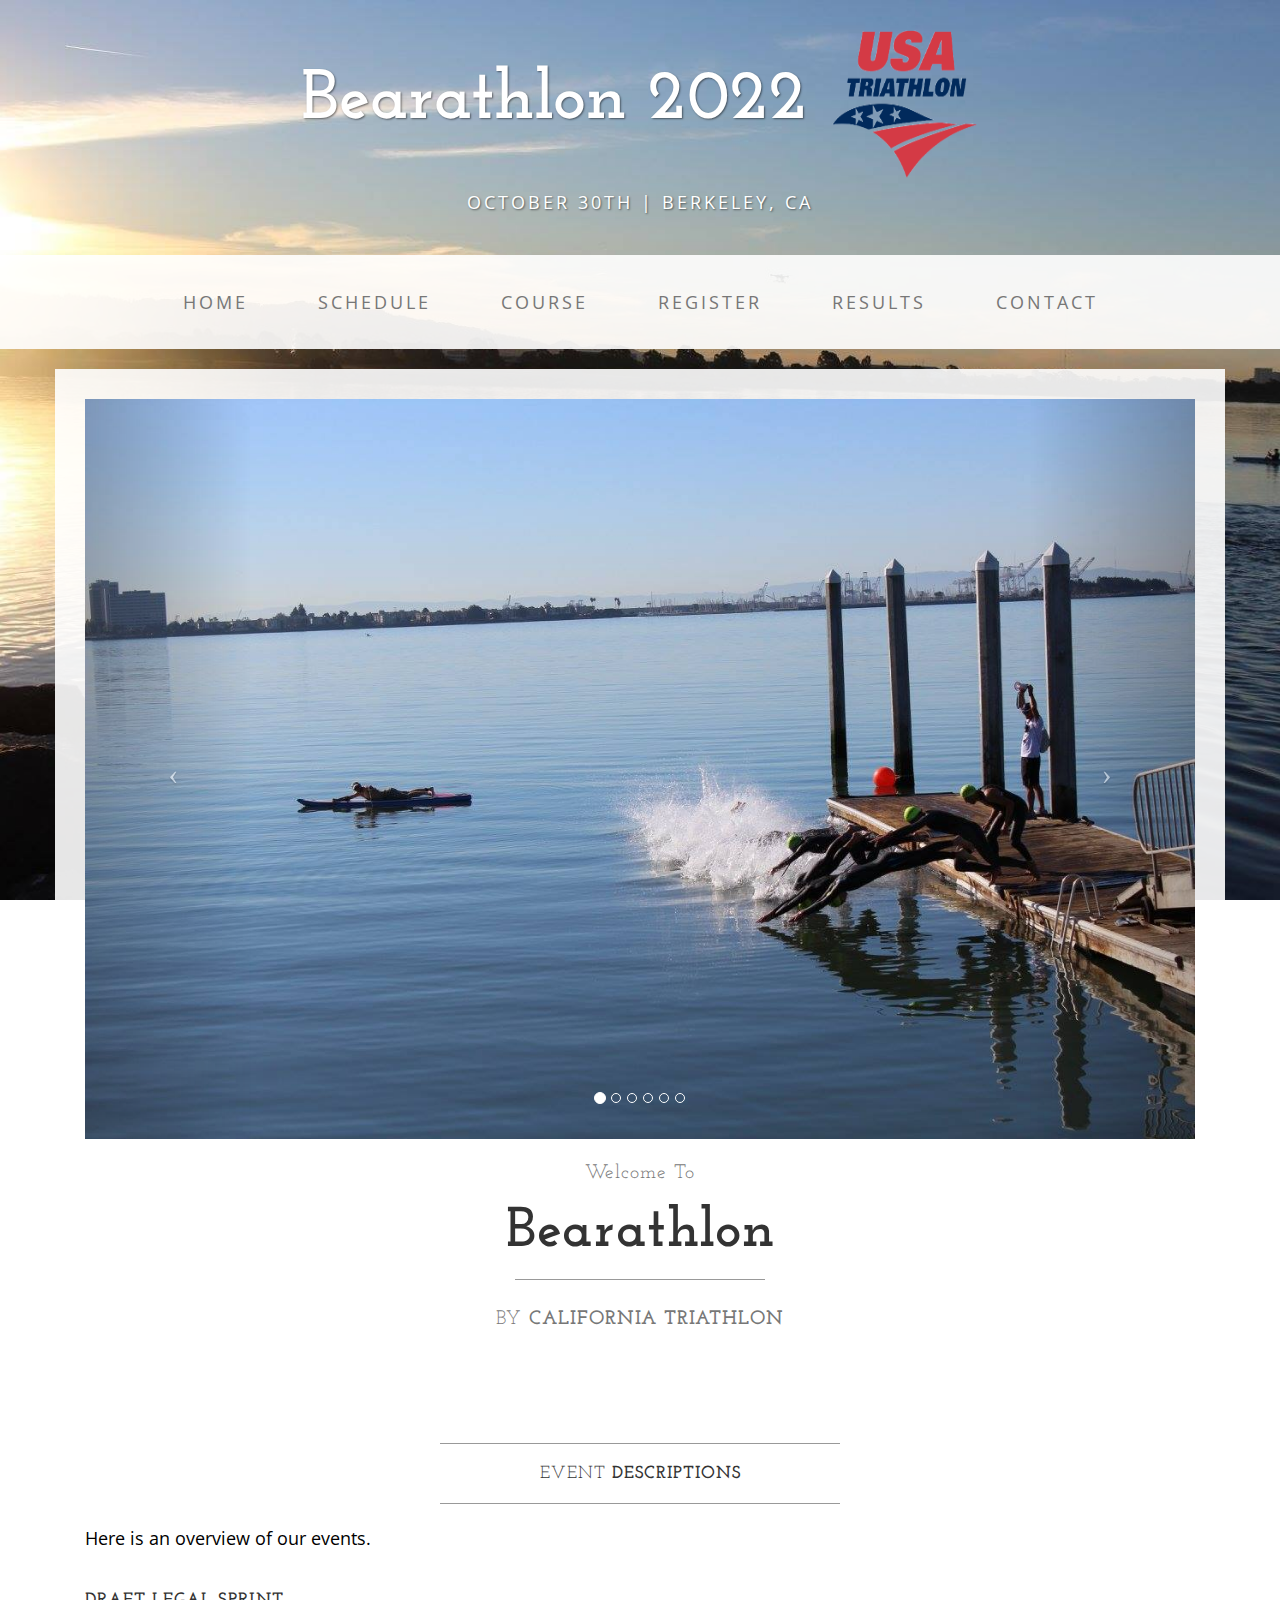
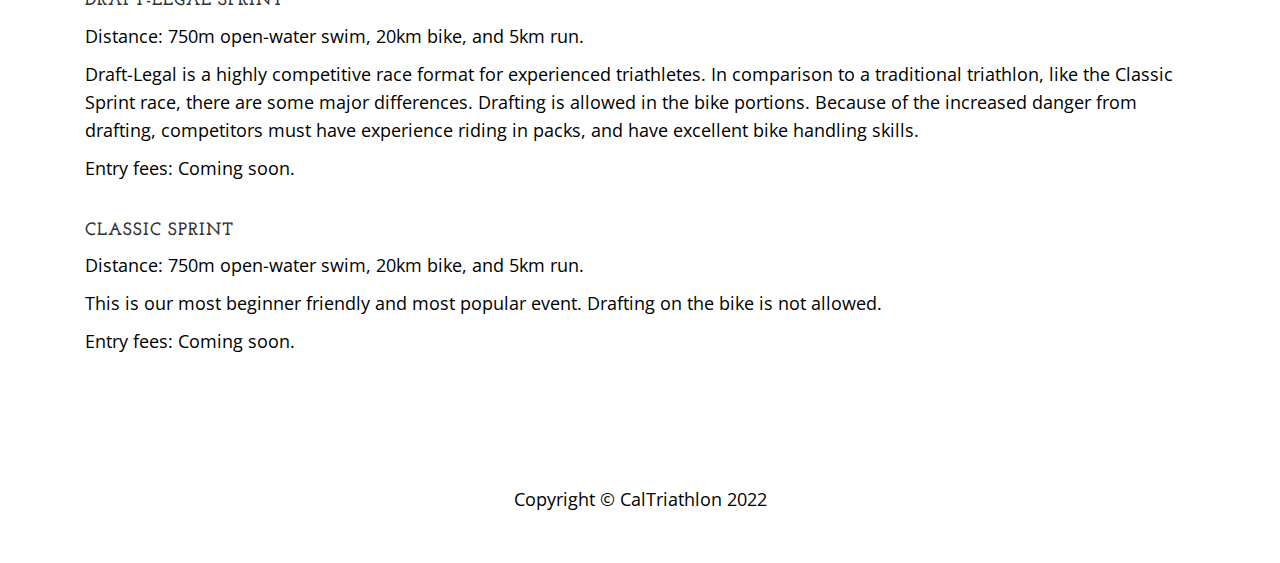
<file: index.html>
<!DOCTYPE html>
<html lang="en">

<head>

    <meta charset="utf-8">
    <meta http-equiv="X-UA-Compatible" content="IE=edge">
    <meta name="viewport" content="width=device-width, initial-scale=1">
    <meta name="description" content="">
    <meta name="author" content="">
    <meta property="og:image" content="img/favicon.png">

    <title>Bearathlon 2022 - Home</title>

    <!-- Bootstrap Core CSS -->
    <link href="css/bootstrap.min.css" rel="stylesheet">

    <!-- Custom CSS -->
    <link href="css/business-casual.css" rel="stylesheet">

    <!-- Fonts -->
    <link href="https://fonts.googleapis.com/css?family=Open+Sans:300italic,400italic,600italic,700italic,800italic,400,300,600,700,800" rel="stylesheet" type="text/css">
    <link href="https://fonts.googleapis.com/css?family=Josefin+Slab:100,300,400,600,700,100italic,300italic,400italic,600italic,700italic" rel="stylesheet" type="text/css">

    <!-- HTML5 Shim and Respond.js IE8 support of HTML5 elements and media queries -->
    <!-- WARNING: Respond.js doesn't work if you view the page via file:// -->
    <!--[if lt IE 9]>
        <script src="https://oss.maxcdn.com/libs/html5shiv/3.7.0/html5shiv.js"></script>
        <script src="https://oss.maxcdn.com/libs/respond.js/1.4.2/respond.min.js"></script>
    <![endif]-->

</head>

<body>

	<div class="brand">Bearathlon 2022
		<img src="img/usat.png" width="150" height="150" alt="">
	</div>
	<div class="address-bar">October 30th | Berkeley, CA</div>

    <!-- Navigation -->
    <nav class="navbar navbar-default" role="navigation">
        <div class="container">
            <!-- Brand and toggle get grouped for better mobile display -->
            <div class="navbar-header">
                <button type="button" class="navbar-toggle" data-toggle="collapse" data-target="#bs-example-navbar-collapse-1">
                    <span class="sr-only">Toggle navigation</span>
                    <span class="icon-bar"></span>
                    <span class="icon-bar"></span>
                    <span class="icon-bar"></span>
                </button>
                <!-- navbar-brand is hidden on larger screens, but visible when the menu is collapsed -->
                <a class="navbar-brand" href="index.html">Business Casual</a>
            </div>
            <!-- Collect the nav links, forms, and other content for toggling -->
            <div class="collapse navbar-collapse" id="bs-example-navbar-collapse-1">
                <ul class="nav navbar-nav">
                    <li>
                        <a href="index.html">Home</a>
                    </li>
										<li>
												<a href="schedule.html">Schedule</a>
										</li>
                    <li>
                        <a href="course.html">Course</a>
                    </li>
                    <li>
                        <a href="register.html">Register</a>
                    </li>
                    <li>
                        <a href="results.html">Results</a>
                    </li>
                    <li>
                        <a href="contact.html">Contact</a>
                    </li>
                </ul>
            </div>
            <!-- /.navbar-collapse -->
        </div>
        <!-- /.container -->
    </nav>

    <div class="container">

        <div class="row">
            <div class="box">
                <div class="col-lg-12 text-center">
                    <div id="carousel-example-generic" class="carousel slide">
                        <!-- Indicators -->
                        <ol class="carousel-indicators hidden-xs">
                            <li data-target="#carousel-example-generic" data-slide-to="0" class="active"></li>
                            <li data-target="#carousel-example-generic" data-slide-to="1"></li>
                            <li data-target="#carousel-example-generic" data-slide-to="2"></li>
                            <li data-target="#carousel-example-generic" data-slide-to="3"></li>
                            <li data-target="#carousel-example-generic" data-slide-to="4"></li>
                            <li data-target="#carousel-example-generic" data-slide-to="5"></li>


                        </ol>

                        <!-- Wrapper for slides -->
                        <div class="carousel-inner">
                            <div class="item active">
                                <img class="img-responsive img-full" src="img/swim_start.jpg" alt="">
                            </div>
                            <div class="item">
                                <img class="img-responsive img-full" src="img/runners.jpg" alt="">
                            </div>
                            <div class="item">
                                <img class="img-responsive img-full" src="img/slide-2.jpg" alt="">
                            </div>
                            <div class="item">
                                <img class="img-responsive img-full" src="img/swimmers.jpg" alt="">
                            </div>
                            <div class="item">
                                <img class="img-responsive img-full" src="img/runner_hannah.jpg" alt="">
                            </div>
                            <div class="item">
                                <img class="img-responsive img-full" src="img/bikers.png" alt="">
                            </div>
                        </div>

                        <!-- Controls -->
                        <a class="left carousel-control" href="#carousel-example-generic" data-slide="prev">
                            <span class="icon-prev"></span>
                        </a>
                        <a class="right carousel-control" href="#carousel-example-generic" data-slide="next">
                            <span class="icon-next"></span>
                        </a>
                    </div>
                    <h2 class="brand-before">
                        <small>Welcome to</small>
                    </h2>
                    <h1 class="brand-name">Bearathlon</h1>
                    <hr class="tagline-divider">
                    <h2>
                        <small>By
                            <strong>California Triathlon</strong>
                        </small>
                    </h2>
                    <!-- <p>
                      Mark your calendars! Bearathlon is returning on October 20, 2019. Registration opens soon.
                    </p> -->
                </div>
            </div>
        </div>

        <div class="row">
    				<div class="box">
    						<div class="col-lg-12">
    								<hr>
    								<h2 class="intro-text text-center">Event
    										<strong>Descriptions</strong>
    								</h2>
                    <hr>
    								<p>
                      Here is an overview of our events.
                    </p>
                    <br>
                    <h4>Draft-Legal Sprint</h4>
                    <p>Distance: 750m open-water swim, 20km bike, and 5km run.</p>
                    <p>
                      Draft-Legal is a highly competitive race format for experienced triathletes.
                      In comparison to a traditional triathlon, like the Classic Sprint race, there are some major differences.
                      Drafting is allowed in the bike portions.
                      Because of the increased danger from drafting, competitors must have experience riding in packs,
                      and have excellent bike handling skills.
                    </p>
                    <p>Entry fees: Coming soon.</p>
                    <br>
                    <h4>Classic Sprint</h4>
                    <p>Distance: 750m open-water swim, 20km bike, and 5km run.</p>
                    <p>
                      This is our most beginner friendly and most popular event.
                      Drafting on the bike is not allowed.
                    </p>
                    <p>Entry fees: Coming soon.</p>
                    <br>
                </div>
            </div>
        </div>
    </div>
    <!-- /.container -->

    <footer>
        <div class="container">
            <div class="row">
                <div class="col-lg-12 text-center">
                    <p>Copyright &copy; CalTriathlon 2022</p>
                </div>
            </div>
        </div>
    </footer>

    <!-- jQuery -->
    <script src="js/jquery.js"></script>

    <!-- Bootstrap Core JavaScript -->
    <script src="js/bootstrap.min.js"></script>

    <!-- Script to Activate the Carousel -->
    <script>
    $('.carousel').carousel({
        interval: 5000 //changes the speed
    })
    </script>

</body>

</html>
</file>
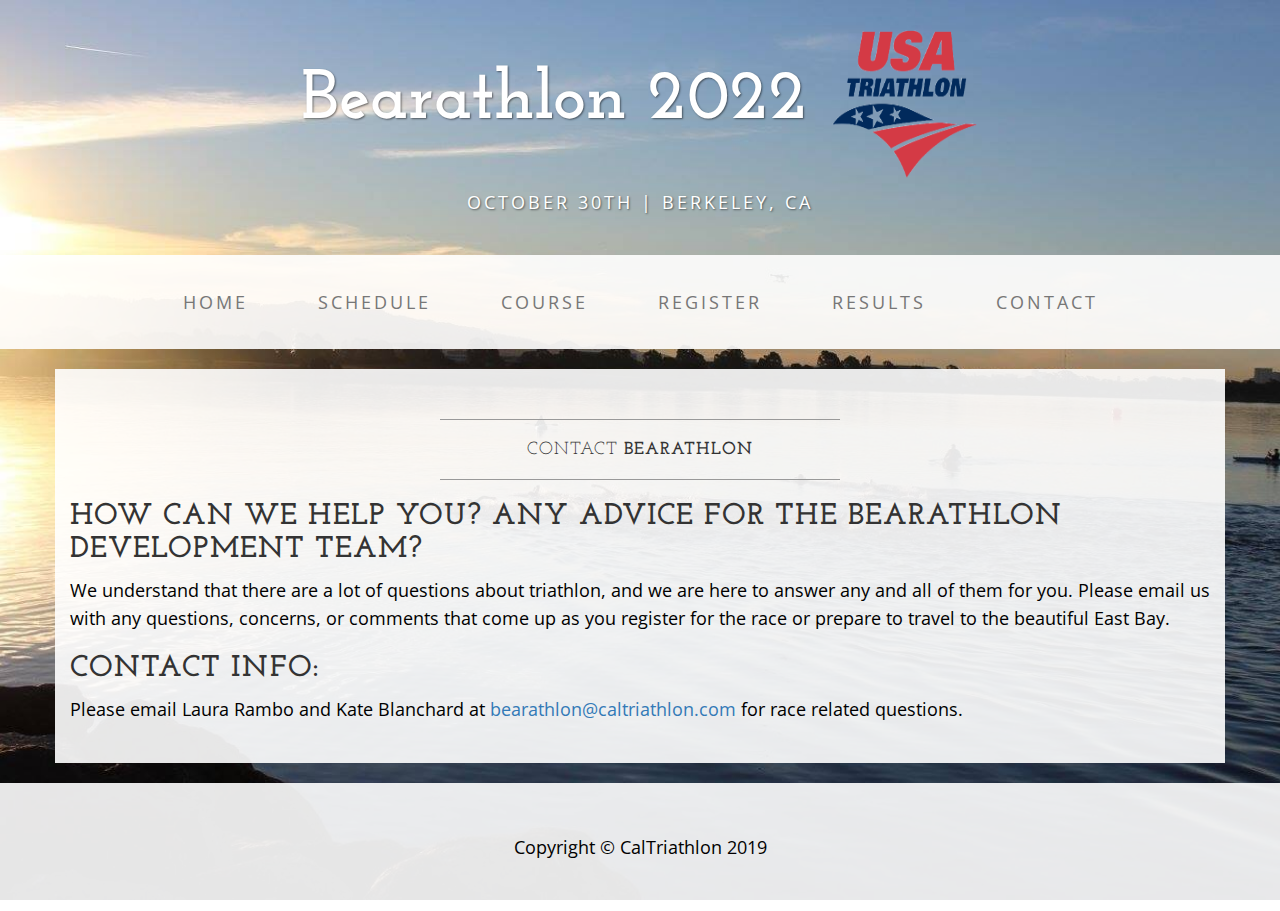
<file: contact.html>
<!DOCTYPE html>
<html lang="en">

<head>

    <meta charset="utf-8">
    <meta http-equiv="X-UA-Compatible" content="IE=edge">
    <meta name="viewport" content="width=device-width, initial-scale=1">
    <meta name="description" content="">
    <meta name="author" content="">
    <meta property="og:image" content="img/favicon.png">


    <title>Bearathlon 2022 - Contact</title>

    <!-- Bootstrap Core CSS -->
    <link href="css/bootstrap.min.css" rel="stylesheet">

    <!-- Custom CSS -->
    <link href="css/business-casual.css" rel="stylesheet">

    <!-- Fonts -->
    <link href="https://fonts.googleapis.com/css?family=Open+Sans:300italic,400italic,600italic,700italic,800italic,400,300,600,700,800" rel="stylesheet" type="text/css">
    <link href="https://fonts.googleapis.com/css?family=Josefin+Slab:100,300,400,600,700,100italic,300italic,400italic,600italic,700italic" rel="stylesheet" type="text/css">

    <!-- HTML5 Shim and Respond.js IE8 support of HTML5 elements and media queries -->
    <!-- WARNING: Respond.js doesn't work if you view the page via file:// -->
    <!--[if lt IE 9]>
    <script src="https://oss.maxcdn.com/libs/html5shiv/3.7.0/html5shiv.js"></script>
    <script src="https://oss.maxcdn.com/libs/respond.js/1.4.2/respond.min.js"></script>
    <![endif]-->

</head>

<body>

<div class="brand">Bearathlon 2022
  <img src="img/usat.png" width="150" height="150" alt="">
</div>
<div class="address-bar">October 30th | Berkeley, CA</div>

<!-- Navigation -->
<nav class="navbar navbar-default" role="navigation">
    <div class="container">
        <!-- Brand and toggle get grouped for better mobile display -->
        <div class="navbar-header">
            <button type="button" class="navbar-toggle" data-toggle="collapse" data-target="#bs-example-navbar-collapse-1">
                <span class="sr-only">Toggle navigation</span>
                <span class="icon-bar"></span>
                <span class="icon-bar"></span>
                <span class="icon-bar"></span>
            </button>
            <!-- navbar-brand is hidden on larger screens, but visible when the menu is collapsed -->
            <a class="navbar-brand" href="index.html">Business Casual</a>
        </div>
        <!-- Collect the nav links, forms, and other content for toggling -->
        <div class="collapse navbar-collapse" id="bs-example-navbar-collapse-1">
            <ul class="nav navbar-nav">
                <li>
                    <a href="index.html">Home</a>
                </li>
								<li>
										<a href="schedule.html">Schedule</a>
								</li>
                <li>
                    <a href="course.html">Course</a>
                </li>
                <li>
                    <a href="register.html">Register</a>
                </li>
                <li>
                    <a href="results.html">Results</a>
                </li>
                <li>
                    <a href="contact.html">Contact</a>
                </li>
            </ul>
        </div>
        <!-- /.navbar-collapse -->
    </div>
    <!-- /.container -->
</nav>

<div class="container">

    <!-- <div class="row">
        <div class="box">
            <div class="col-lg-12">
                <hr>
                <h2 class="intro-text text-center">Be a Bearathlon
                    <strong>Volunteer</strong>
                </h2>
                <hr>
            </div>
            <div class="col-md-12 text-center">
                <h1> Volunteer</h1>
                <iframe src="https://docs.google.com/forms/d/e/1FAIpQLSfPMbZzzee5iiai7nEDx5bZ-6tvM2YJ4UMcX6gyFX0lFDaaVg/viewform?embedded=truec=0&w=1" width="760" height="500" frameborder="0" marginheight="0" marginwidth="0">Loading...</iframe>
                <br>
            </div>
            <div class="clearfix"></div>
        </div>
    </div> -->

    <!--<div class="row">-->
        <!--<div class="box">-->
            <!--<div class="col-lg-12">-->
                <!--<hr>-->
                <!--<h2 class="intro-text text-center">Contact Race Directors-->
                    <!--<strong>Holly Barnhart and Korbi Thalhammer</strong>-->
                <!--</h2>-->
                <!--<hr>-->
            <!--</div>-->
            <!--<div class="col-md-4">-->
                <!--<p>Email:-->
                    <!--<strong><a href="mailto:bearathlon@caltriathlon.com">bearathlon@caltriathlon.com</a></strong>-->
                <!--</p>-->
                <!--<p>Address:-->
                    <!--<strong>2632 Warring Street-->
                        <!--<br>Berkeley, CA 94704</strong>-->
                <!--</p>-->
            <!--</div>-->
            <!--<div class="col-md-8">-->
                <!--&lt;!&ndash; Embedded Google Map using an iframe - to select your location find it on Google maps and paste the link as the iframe src. If you want to use the Google Maps API instead then have at it! &ndash;&gt;-->
                <!--&lt;!&ndash;<iframe width="100%" height="400" frameborder="0" scrolling="no" marginheight="0" marginwidth="0" src="http://maps.google.com/maps?hl=en&amp;ie=UTF8&amp;ll=37.0625,-95.677068&amp;spn=56.506174,79.013672&amp;t=m&amp;z=4&amp;output=embed"></iframe>&ndash;&gt;-->
                <!--<h1> Volunteer</h1>-->
                <!--<iframe src="https://docs.google.com/forms/d/1J4ys7n9kvabqtFiE0KZzO9b2562i1Zzq256WrAKhLyY/viewform?embedded=true" width="760" height="500" frameborder="0" marginheight="0" marginwidth="0">Loading...</iframe>-->
                <!--<br>-->
            <!--</div>-->

            <!--<div class="clearfix"></div>-->
        <!--</div>-->
    <!--</div>-->


    <div class="row">
        <div class="box">
            <div class="col-lg-12">
                <hr>
                <h2 class="intro-text text-center">Contact
                    <strong>Bearathlon</strong>
                </h2>
                <hr>
            </div>
            <h2> How can we help you? Any advice for the bearathlon development team?</h2>
            <p> We understand that there are a lot of questions about triathlon, and we are here to answer any and all of them for you.  Please email us with any questions, concerns, or comments that come up as you register for the race or prepare to travel to the beautiful East Bay.</p>
            <h2>Contact Info:</h2>
            <p> Please email Laura Rambo and Kate Blanchard at <a href="mailto:bearathlon@caltriathlon.com" target="_top">bearathlon@caltriathlon.com</a> for race related questions.</p>


            <div class="clearfix"></div>
        </div>
    </div>

    <!--<div class="row">-->
        <!--<div class="box">-->
            <!--<div class="col-lg-12">-->
                <!--<hr>-->
                <!--<h2 class="intro-text text-center">Contact-->
                    <!--<strong>form</strong>-->
                <!--</h2>-->
                <!--<hr>-->
                <!--<p>Lorem ipsum dolor sit amet, consectetur adipisicing elit. Fugiat, vitae, distinctio, possimus repudiandae cupiditate ipsum excepturi dicta neque eaque voluptates tempora veniam esse earum sapiente optio deleniti consequuntur eos voluptatem.</p>-->
                <!--<form role="form">-->
                    <!--<div class="row">-->
                        <!--<div class="form-group col-lg-4">-->
                            <!--<label>Name</label>-->
                            <!--<input type="text" class="form-control">-->
                        <!--</div>-->
                        <!--<div class="form-group col-lg-4">-->
                            <!--<label>Email Address</label>-->
                            <!--<input type="email" class="form-control">-->
                        <!--</div>-->
                        <!--<div class="form-group col-lg-4">-->
                            <!--<label>Phone Number</label>-->
                            <!--<input type="tel" class="form-control">-->
                        <!--</div>-->
                        <!--<div class="clearfix"></div>-->
                        <!--<div class="form-group col-lg-12">-->
                            <!--<label>Message</label>-->
                            <!--<textarea class="form-control" rows="6"></textarea>-->
                        <!--</div>-->
                        <!--<div class="form-group col-lg-12">-->
                            <!--<input type="hidden" name="save" value="contact">-->
                            <!--<button type="submit" class="btn btn-default">Submit</button>-->
                        <!--</div>-->
                    <!--</div>-->
                <!--</form>-->
            <!--</div>-->
        <!--</div>-->
    <!--</div>-->

</div>
<!-- /.container -->

<footer>
    <div class="container">
        <div class="row">
            <div class="col-lg-12 text-center">
                <p>Copyright &copy; CalTriathlon 2019</p>
            </div>
        </div>
    </div>
</footer>

<!-- jQuery -->
<script src="js/jquery.js"></script>

<!-- Bootstrap Core JavaScript -->
<script src="js/bootstrap.min.js"></script>

</body>

</html>
</file>
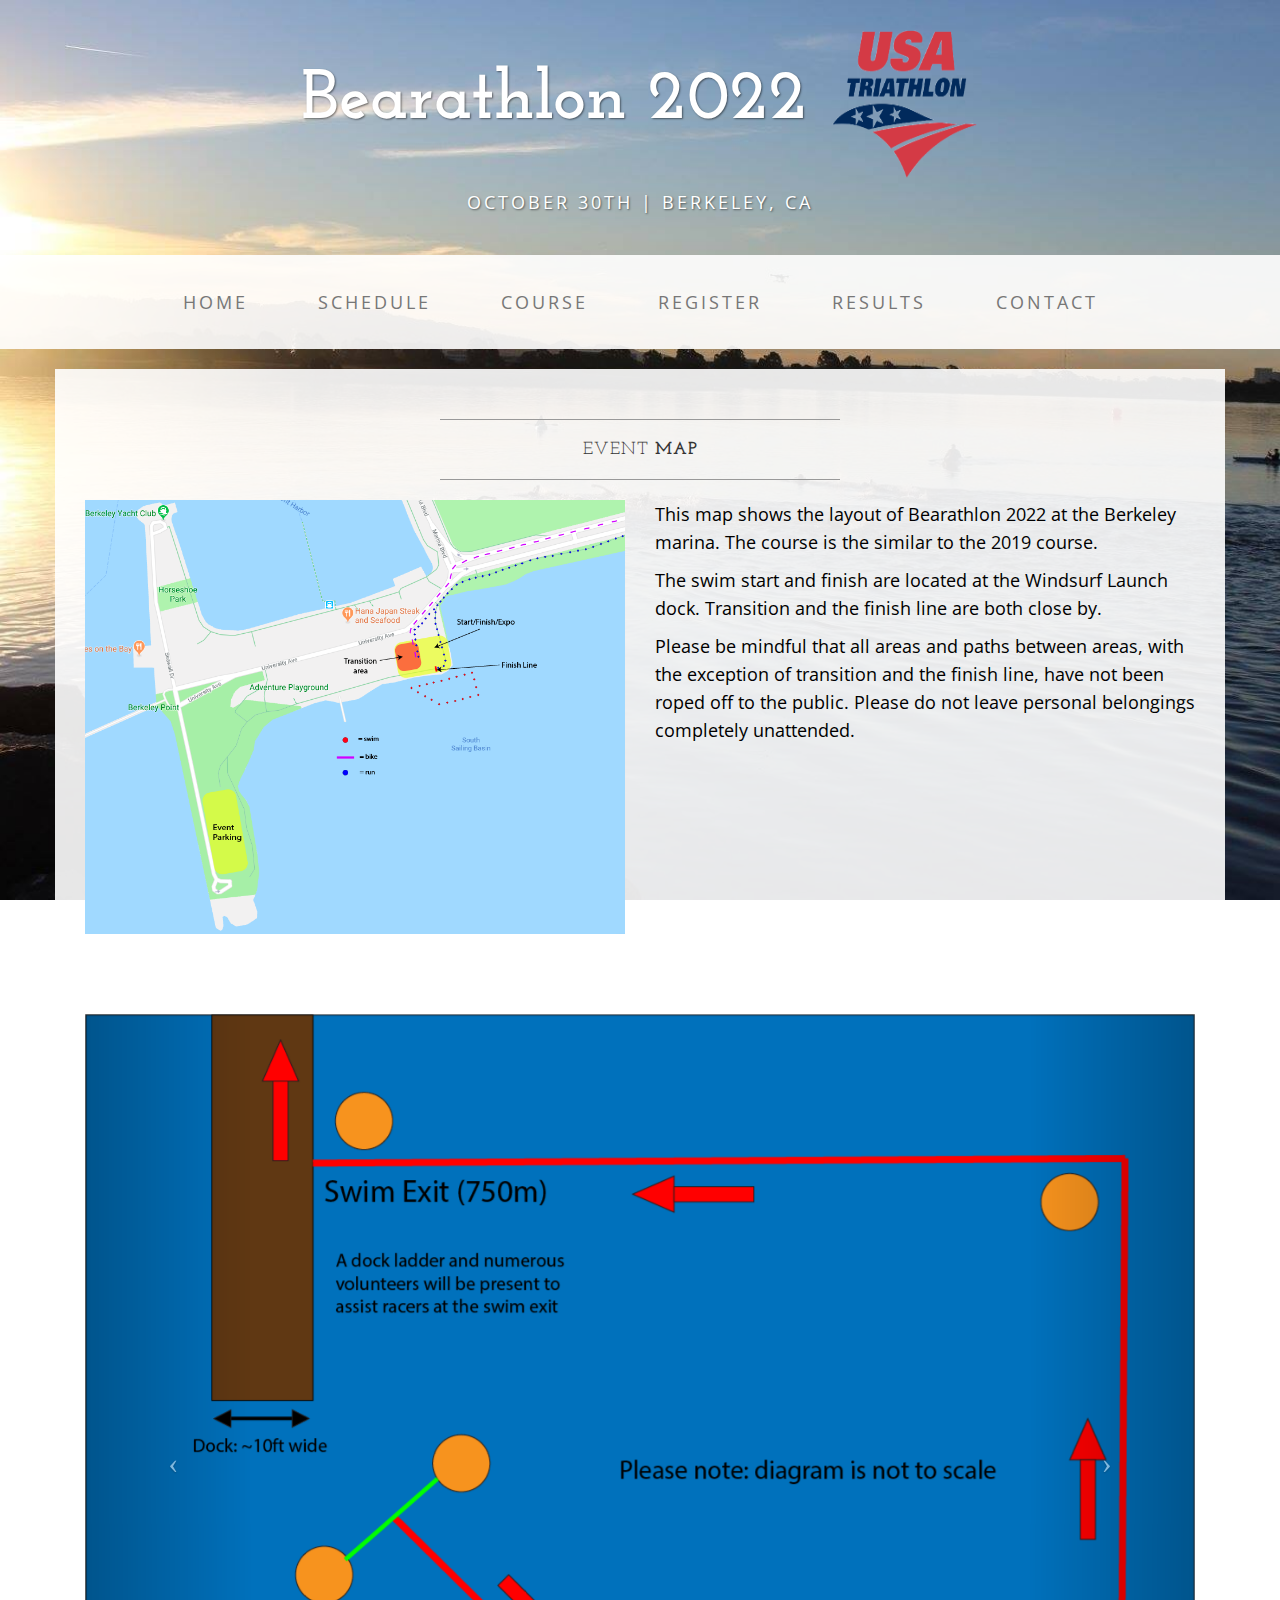
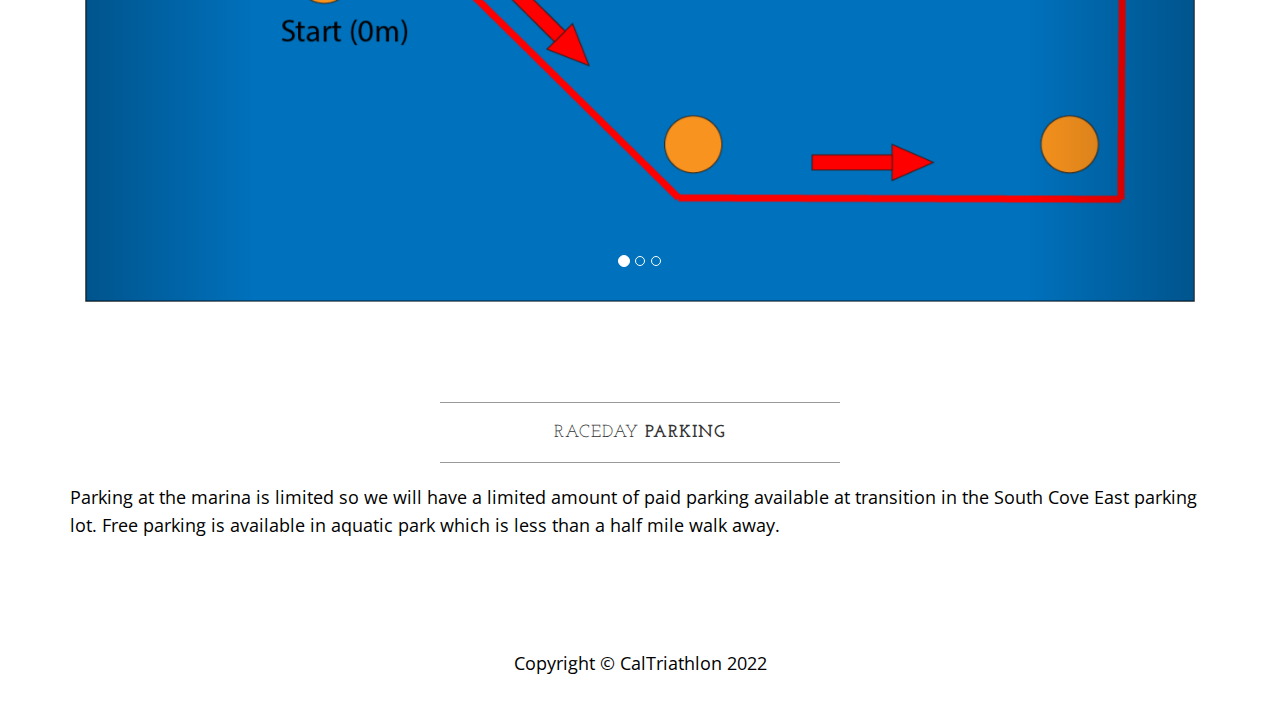
<file: course.html>
<!DOCTYPE html>
<html lang="en">

<head>

    <meta charset="utf-8">
    <meta http-equiv="X-UA-Compatible" content="IE=edge">
    <meta name="viewport" content="width=device-width, initial-scale=1">
    <meta name="description" content="">
    <meta name="author" content="">
    <meta property="og:image" content="img/favicon.png">


    <title>Bearathlon 2022 - Course</title>

    <!-- Bootstrap Core CSS -->
    <link href="css/bootstrap.min.css" rel="stylesheet">

    <!-- Custom CSS -->
    <link href="css/business-casual.css" rel="stylesheet">

    <!-- Fonts -->
    <link href="https://fonts.googleapis.com/css?family=Open+Sans:300italic,400italic,600italic,700italic,800italic,400,300,600,700,800" rel="stylesheet" type="text/css">
    <link href="https://fonts.googleapis.com/css?family=Josefin+Slab:100,300,400,600,700,100italic,300italic,400italic,600italic,700italic" rel="stylesheet" type="text/css">

    <!-- HTML5 Shim and Respond.js IE8 support of HTML5 elements and media queries -->
    <!-- WARNING: Respond.js doesn't work if you view the page via file:// -->
    <!--[if lt IE 9]>
    <script src="https://oss.maxcdn.com/libs/html5shiv/3.7.0/html5shiv.js"></script>
    <script src="https://oss.maxcdn.com/libs/respond.js/1.4.2/respond.min.js"></script>
    <![endif]-->

</head>

<body>

<div class="brand">Bearathlon 2022
  <img src="img/usat.png" width="150" height="150" alt="">
</div>
<div class="address-bar">October 30th | Berkeley, CA</div>

<!-- Navigation -->
<nav class="navbar navbar-default" role="navigation">
    <div class="container">
        <!-- Brand and toggle get grouped for better mobile display -->
        <div class="navbar-header">
            <button type="button" class="navbar-toggle" data-toggle="collapse" data-target="#bs-example-navbar-collapse-1">
                <span class="sr-only">Toggle navigation</span>
                <span class="icon-bar"></span>
                <span class="icon-bar"></span>
                <span class="icon-bar"></span>
            </button>
            <!-- navbar-brand is hidden on larger screens, but visible when the menu is collapsed -->
            <a class="navbar-brand" href="index.html">Business Casual</a>
        </div>
        <!-- Collect the nav links, forms, and other content for toggling -->
        <div class="collapse navbar-collapse" id="bs-example-navbar-collapse-1">
            <ul class="nav navbar-nav">
                <li>
                    <a href="index.html">Home</a>
                </li>
								<li>
										<a href="schedule.html">Schedule</a>
								</li>
                <li>
                    <a href="course.html">Course</a>
                </li>
                <li>
                    <a href="register.html">Register</a>
                </li>
                <li>
                    <a href="results.html">Results</a>
                </li>
                <li>
                    <a href="contact.html">Contact</a>
                </li>
            </ul>
        </div>
        <!-- /.navbar-collapse -->
    </div>
    <!-- /.container -->
</nav>

<div class="container">

    <div class="row">
        <div class="box">
            <div class="col-lg-12">
                <hr>
                <h2 class="intro-text text-center">Event
                    <strong>Map</strong>
                </h2>
                <hr>
            </div>
            <div class="col-md-6">
                <img class="img-responsive img-border-left" src="img/event_layout.png" alt="">
            </div>
            <div class="col-md-6">
                <p>This map shows the layout of Bearathlon 2022 at the Berkeley marina. The course is the similar to the 2019 course. </p>
                <p>The swim start and finish are located at the Windsurf Launch dock. Transition and the finish line are both close by. </p>
                <p>Please be mindful that all areas and paths between areas, with the exception of transition and the finish line, have not been roped off to the public. Please do not leave personal belongings completely unattended.</p>
            </div>
            <div class="clearfix"></div>
        </div>
    </div>

    <div class="row">
        <div class="box">
            <div class="col-lg-12 text-center">
                <div id="carousel-example-generic" class="carousel slide">
                    <!-- Indicators -->
                    <ol class="carousel-indicators hidden-xs">
                        <li data-target="#carousel-example-generic" data-slide-to="0" class="active"></li>
                        <li data-target="#carousel-example-generic" data-slide-to="1"></li>
                        <li data-target="#carousel-example-generic" data-slide-to="2"></li>
                    </ol>

                    <!-- Wrapper for slides -->
                    <div class="carousel-inner">
                        <div class="item active">
                            <img class="img-responsive img-full" src="img/swimRoute.png" alt="">
                        </div>
                        <div class="item">
                            <img class="img-responsive img-full" src="img/BikeCoursePlaceholder.PNG" alt="">
                        </div>
                        <div class="item">
                            <img class="img-responsive img-full" src="img/run.png" alt="">
                        </div>
                    </div>

                    <!-- Controls -->
                    <a class="left carousel-control" href="#carousel-example-generic" data-slide="prev">
                        <span class="icon-prev"></span>
                    </a>
                    <a class="right carousel-control" href="#carousel-example-generic" data-slide="next">
                        <span class="icon-next"></span>
                    </a>
                </div>
                <!--<h2 class="brand-before">-->
                    <!--<small>Welcome to</small>-->
                <!--</h2>-->
                <!--<h1 class="brand-name">Bearathlon</h1>-->
                <!--<hr class="tagline-divider">-->
                <!--<h2>-->
                    <!--<small>By-->
                        <!--<strong>California Triathlon</strong>-->
                    <!--</small>-->
                <!--</h2>-->
            </div>
            <!--<div class="col-lg-12">-->
                <!--<hr>-->
                <!--<h2 class="intro-text text-center">Course-->
                    <!--<strong>Overview</strong>-->
                <!--</h2>-->
                <!--<hr>-->
            <!--</div>-->
            <!--<div class="col-sm-4 text-center">-->
                <!--<img class="img-responsive" src="img/swim.jpg" alt="">-->
                <!--<h3>Swim</h3>-->
            <!--</div>-->
            <!--<div class="col-sm-4 text-center">-->
                <!--<img class="img-responsive" src="img/bike.jpg" alt="">-->
                <!--<h3>Bike</h3>-->
            <!--</div>-->
            <!--<div class="col-sm-4 text-center">-->
                <!--<img class="img-responsive" src="img/run.jpg" alt="">-->
                <!--<h3>Run</h3>-->
            <!--</div>-->
            <div class="clearfix"></div>
        </div>
    </div>

    <!--<div class="row">-->
        <!--<div class="box">-->
            <!--<div class="col-sm-6 text-center">-->
                <!--<img class="img-responsive" src="img/t1.jpg" alt="">-->
                <!--<h3>T1</h3>-->
            <!--</div>-->
            <!--<div class="col-sm-6 text-center">-->
                <!--<img class="img-responsive" src="img/t2.jpg" alt="">-->
                <!--<h3>T2</h3>-->
            <!--</div>-->
            <!--<div class="clearfix"></div>-->
        <!--</div>-->
    <!--</div>-->

		<div class="row">
				<div class="box">
						<div class="col-lg-12">
								<hr>
								<h2 class="intro-text text-center">Raceday
										<strong>Parking</strong>
								</h2>
								<hr>
						</div>
            <p>Parking at the marina is limited so we will have a limited amount of paid parking available at transition in the South Cove East parking lot. Free parking is available in aquatic park which is less than a half mile walk away.</p>
						<!-- <p> 
							<a href="https://www.google.com/maps/place/HS+Lordships+Restaurant/@37.8592949,-122.3180618,17z/data=!3m1!4b1!4m5!3m4!1s0x80857f1f36510f9d:0x4340c555077b01bf!8m2!3d37.8592949!4d-122.3158731">HS Lordships Parking Lot</a>
						</p> -->
				</div>
		</div>

</div>
<!-- /.container -->

<footer>
    <div class="container">
        <div class="row">
            <div class="col-lg-12 text-center">
                <p>Copyright &copy; CalTriathlon 2022</p>
            </div>
        </div>
    </div>
</footer>

<!-- jQuery -->
<script src="js/jquery.js"></script>

<!-- Bootstrap Core JavaScript -->
<script src="js/bootstrap.min.js"></script>

<!-- Script to Activate the Carousel -->
<script>
    $('.carousel').carousel({
        interval: 5000 //changes the speed
    })
</script>

</body>

</html>
</file>
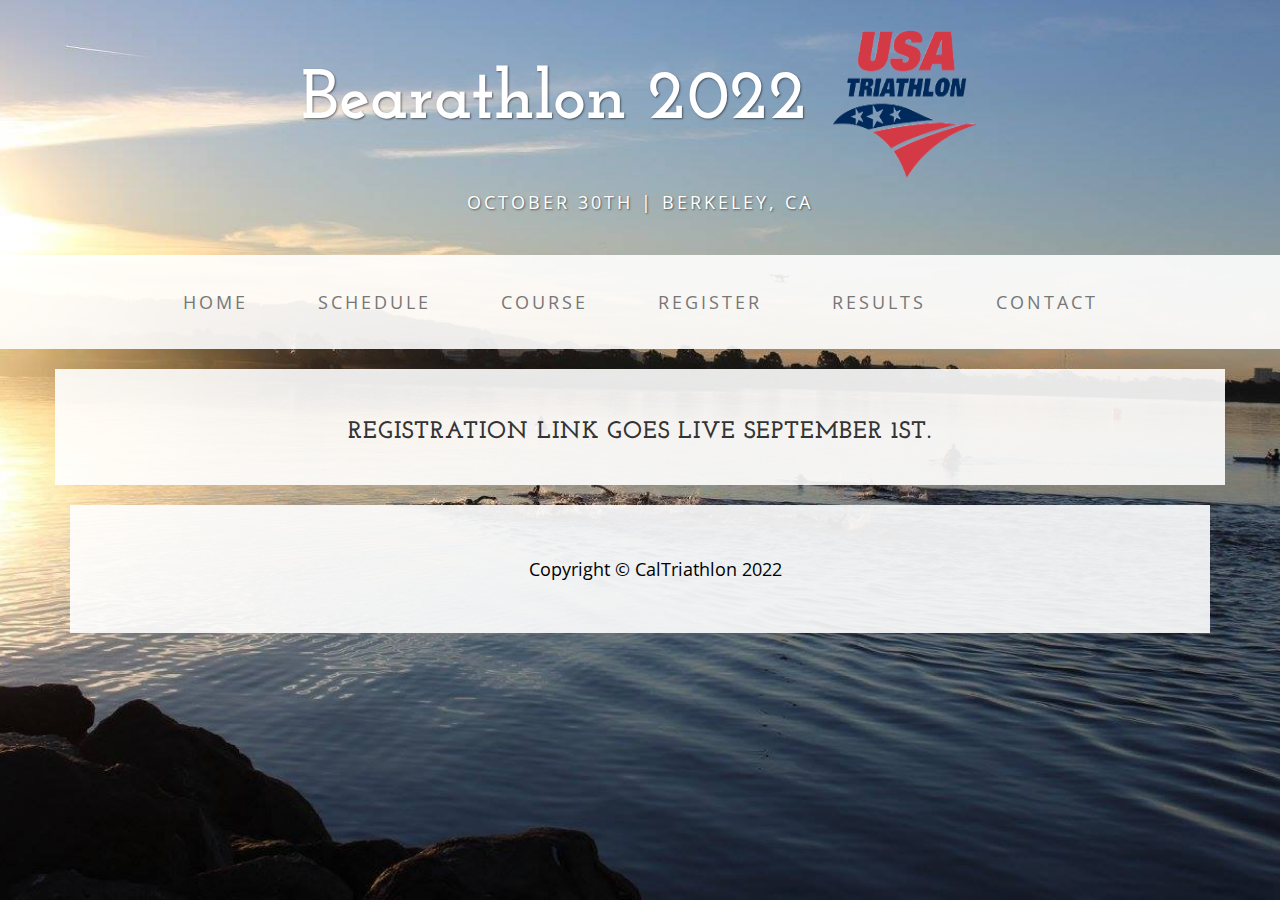
<file: register.html>
<!DOCTYPE html>
<html lang="en">

<head>

    <meta charset="utf-8">
    <meta http-equiv="X-UA-Compatible" content="IE=edge">
    <meta name="viewport" content="width=device-width, initial-scale=1">
    <meta name="description" content="">
    <meta name="author" content="">
    <meta property="og:image" content="img/favicon.png">


    <title>Bearathlon 2022 - Register</title>

    <!-- Bootstrap Core CSS -->
    <link href="css/bootstrap.min.css" rel="stylesheet">

    <!-- Custom CSS -->
    <link href="css/business-casual.css" rel="stylesheet">

    <!-- Fonts -->
    <link href="https://fonts.googleapis.com/css?family=Open+Sans:300italic,400italic,600italic,700italic,800italic,400,300,600,700,800" rel="stylesheet" type="text/css">
    <link href="https://fonts.googleapis.com/css?family=Josefin+Slab:100,300,400,600,700,100italic,300italic,400italic,600italic,700italic" rel="stylesheet" type="text/css">

    <!-- HTML5 Shim and Respond.js IE8 support of HTML5 elements and media queries -->
    <!-- WARNING: Respond.js doesn't work if you view the page via file:// -->
    <!--[if lt IE 9]>
    <script src="https://oss.maxcdn.com/libs/html5shiv/3.7.0/html5shiv.js"></script>
    <script src="https://oss.maxcdn.com/libs/respond.js/1.4.2/respond.min.js"></script>
    <![endif]-->

</head>

<body>

<div class="brand">Bearathlon 2022
  <img src="img/usat.png" width="150" height="150" alt="">
</div>
<div class="address-bar">October 30th | Berkeley, CA</div>

<!-- Navigation -->
<nav class="navbar navbar-default" role="navigation">
    <div class="container">
        <!-- Brand and toggle get grouped for better mobile display -->
        <div class="navbar-header">
            <button type="button" class="navbar-toggle" data-toggle="collapse" data-target="#bs-example-navbar-collapse-1">
                <span class="sr-only">Toggle navigation</span>
                <span class="icon-bar"></span>
                <span class="icon-bar"></span>
                <span class="icon-bar"></span>
            </button>
            <!-- navbar-brand is hidden on larger screens, but visible when the menu is collapsed -->
            <a class="navbar-brand" href="index.html">Business Casual</a>
        </div>
        <!-- Collect the nav links, forms, and other content for toggling -->
        <div class="collapse navbar-collapse" id="bs-example-navbar-collapse-1">
            <ul class="nav navbar-nav">
                <li>
                    <a href="index.html">Home</a>
                </li>
								<li>
										<a href="schedule.html">Schedule</a>
								</li>
                <li>
                    <a href="course.html">Course</a>
                </li>
                <li>
                    <a href="register.html">Register</a>
                </li>
                <li>
                    <a href="results.html">Results</a>
                </li>
                <li>
                    <a href="contact.html">Contact</a>
                </li>
            </ul>
        </div>
        <!-- /.navbar-collapse -->
    </div>
    <!-- /.container -->
</nav>

<div class="container">

    <div class="row">
        <div class="box">
            <h3 class="col-lg-12 text-center">Registration link goes live September 1st.</h3>
            <div class="clearfix"></div>
        </div>
    </div>
<!-- /.container -->

<footer>
    <div class="container">
        <div class="row">
            <div class="col-lg-12 text-center">
                <p>Copyright &copy; CalTriathlon 2022</p>
            </div>
        </div>
    </div>
</footer>

<!-- jQuery -->
<script src="js/jquery.js"></script>

<!-- Bootstrap Core JavaScript -->
<script src="js/bootstrap.min.js"></script>

</body>

</html>
</file>
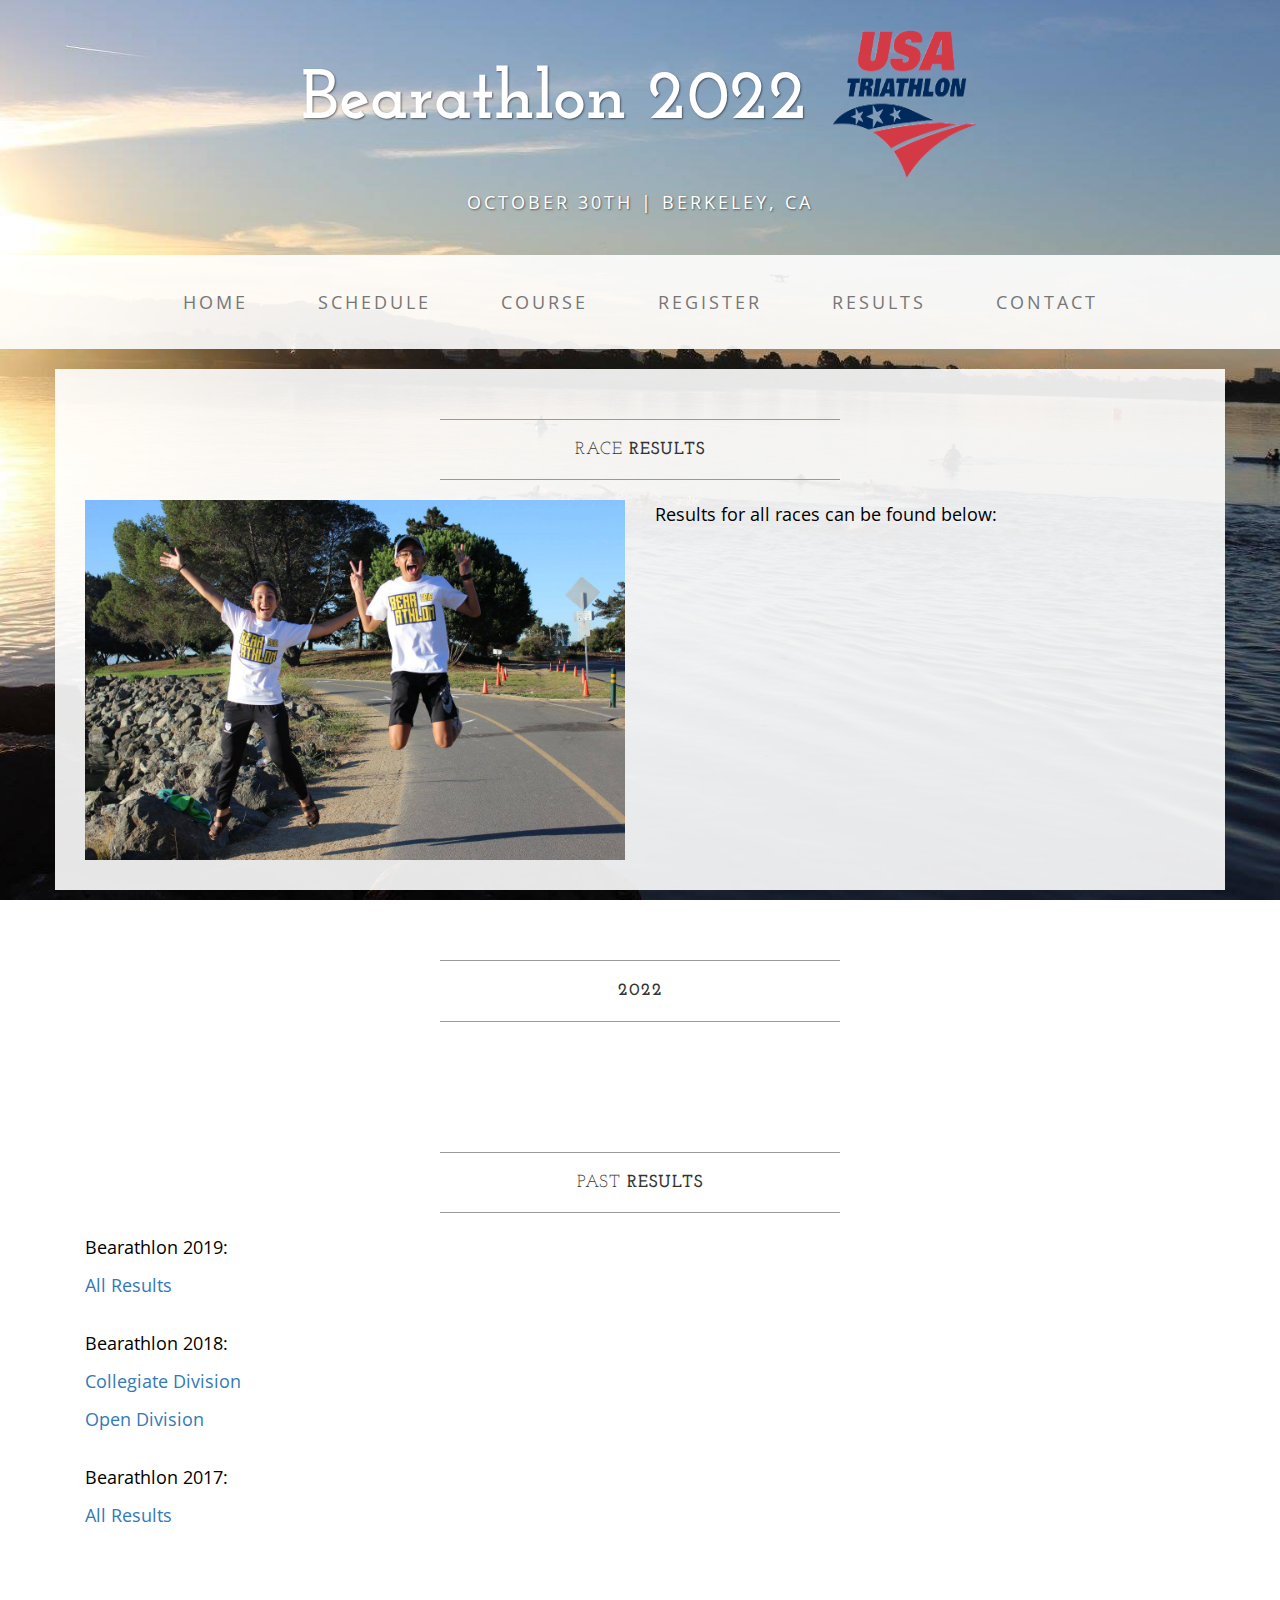
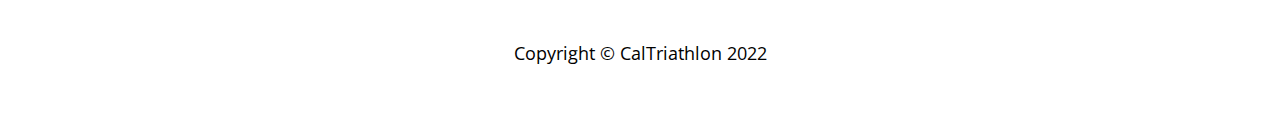
<file: results.html>
<!DOCTYPE html>
<html lang="en">

<head>

    <meta charset="utf-8">
    <meta http-equiv="X-UA-Compatible" content="IE=edge">
    <meta name="viewport" content="width=device-width, initial-scale=1">
    <meta name="description" content="">
    <meta name="author" content="">
    <meta property="og:image" content="img/favicon.png">


    <title>Bearathlon 2022 - Results</title>

    <!-- Bootstrap Core CSS -->
    <link href="css/bootstrap.min.css" rel="stylesheet">

    <!-- Custom CSS -->
    <link href="css/business-casual.css" rel="stylesheet">

    <!-- Fonts -->
    <link href="https://fonts.googleapis.com/css?family=Open+Sans:300italic,400italic,600italic,700italic,800italic,400,300,600,700,800" rel="stylesheet" type="text/css">
    <link href="https://fonts.googleapis.com/css?family=Josefin+Slab:100,300,400,600,700,100italic,300italic,400italic,600italic,700italic" rel="stylesheet" type="text/css">

    <!-- HTML5 Shim and Respond.js IE8 support of HTML5 elements and media queries -->
    <!-- WARNING: Respond.js doesn't work if you view the page via file:// -->
    <!--[if lt IE 9]>
    <script src="https://oss.maxcdn.com/libs/html5shiv/3.7.0/html5shiv.js"></script>
    <script src="https://oss.maxcdn.com/libs/respond.js/1.4.2/respond.min.js"></script>
    <![endif]-->

</head>

<body>

<div class="brand">Bearathlon 2022
  <img src="img/usat.png" width="150" height="150" alt="">
</div>
<div class="address-bar">October 30th | Berkeley, CA</div>

<!-- Navigation -->
<nav class="navbar navbar-default" role="navigation">
    <div class="container">
        <!-- Brand and toggle get grouped for better mobile display -->
        <div class="navbar-header">
            <button type="button" class="navbar-toggle" data-toggle="collapse" data-target="#bs-example-navbar-collapse-1">
                <span class="sr-only">Toggle navigation</span>
                <span class="icon-bar"></span>
                <span class="icon-bar"></span>
                <span class="icon-bar"></span>
            </button>
            <!-- navbar-brand is hidden on larger screens, but visible when the menu is collapsed -->
            <a class="navbar-brand" href="index.html">Business Casual</a>
        </div>
        <!-- Collect the nav links, forms, and other content for toggling -->
        <div class="collapse navbar-collapse" id="bs-example-navbar-collapse-1">
            <ul class="nav navbar-nav">
                <li>
                    <a href="index.html">Home</a>
                </li>
								<li>
										<a href="schedule.html">Schedule</a>
								</li>
                <li>
                    <a href="course.html">Course</a>
                </li>
                <li>
                    <a href="register.html">Register</a>
                </li>
                <li>
                    <a href="results.html">Results</a>
                </li>
                <li>
                    <a href="contact.html">Contact</a>
                </li>
            </ul>
        </div>
        <!-- /.navbar-collapse -->
    </div>
    <!-- /.container -->
</nav>

<div class="container">

    <div class="row">
        <div class="box">
            <div class="col-lg-12">
                <hr>
                <h2 class="intro-text text-center">Race
                    <strong>Results</strong>
                </h2>
                <hr>
            </div>
            <div class="col-md-6">
                <img class="img-responsive img-border-left" src="img/slide-2.jpg" alt="">
            </div>
            <div class="col-md-6">
                <p>Results for all races can be found below:</p>
            </div>
            <div class="clearfix"></div>
        </div>
    </div>

		<div class="row">
				<div class="box">
						<div class="col-lg-12">
								<hr>
								<h2 class="intro-text text-center">
										<strong>2022</strong>
								</h2>
								<hr>
						</div>
						<!--<div class="col-md-6">-->
								<!--<img class="img-responsive img-border-left" src="img/slide-2.jpg" alt="">-->
						<!--</div>-->
						<div class="col-md-6">
								<p> </p>
						</div>
						<div class="clearfix"></div>
				</div>
		</div>

    <div class="row">
        <div class="box">
            <div class="col-lg-12">
                <hr>
                <h2 class="intro-text text-center">Past
                    <strong>Results</strong>
                </h2>
                <hr>
            </div>
            <!--<div class="col-md-6">-->
                <!--<img class="img-responsive img-border-left" src="img/slide-2.jpg" alt="">-->
            <!--</div>-->
            <div class="col-md-6">
		<p>Bearathlon 2019:</p>
                <p><a target="_blank" href="https://www.itsyourrace.com/results.aspx?id=12383&y=2019/">
		All Results
		</a>
		</p>
		<br>
                <p>Bearathlon 2018:</p>
                <p>
                <a target="_blank" href="https://onyourmarkevents.com/2018-09-30-bearathlon-collegiate-division-results/">
                Collegiate Division
		</a>
                </p>
                <p>
                <a target="_blank" href="https://onyourmarkevents.com/2018-09-30-bearathlon-open-division-results/">
                Open Division
                </a>
                </p>
                <br>
                <p>Bearathlon 2017:</p>
                <p><a target="_blank" href="https://onyourmarkevents.com/results-2017/">
		All Results
		</a>
		</p>
            </div>
            <div class="clearfix"></div>
        </div>
    </div>

</div>
<!-- /.container -->

<footer>
    <div class="container">
        <div class="row">
            <div class="col-lg-12 text-center">
                <p>Copyright &copy; CalTriathlon 2022</p>
            </div>
        </div>
    </div>
</footer>

<!-- jQuery -->
<script src="js/jquery.js"></script>

<!-- Bootstrap Core JavaScript -->
<script src="js/bootstrap.min.js"></script>

</body>

</html>
</file>
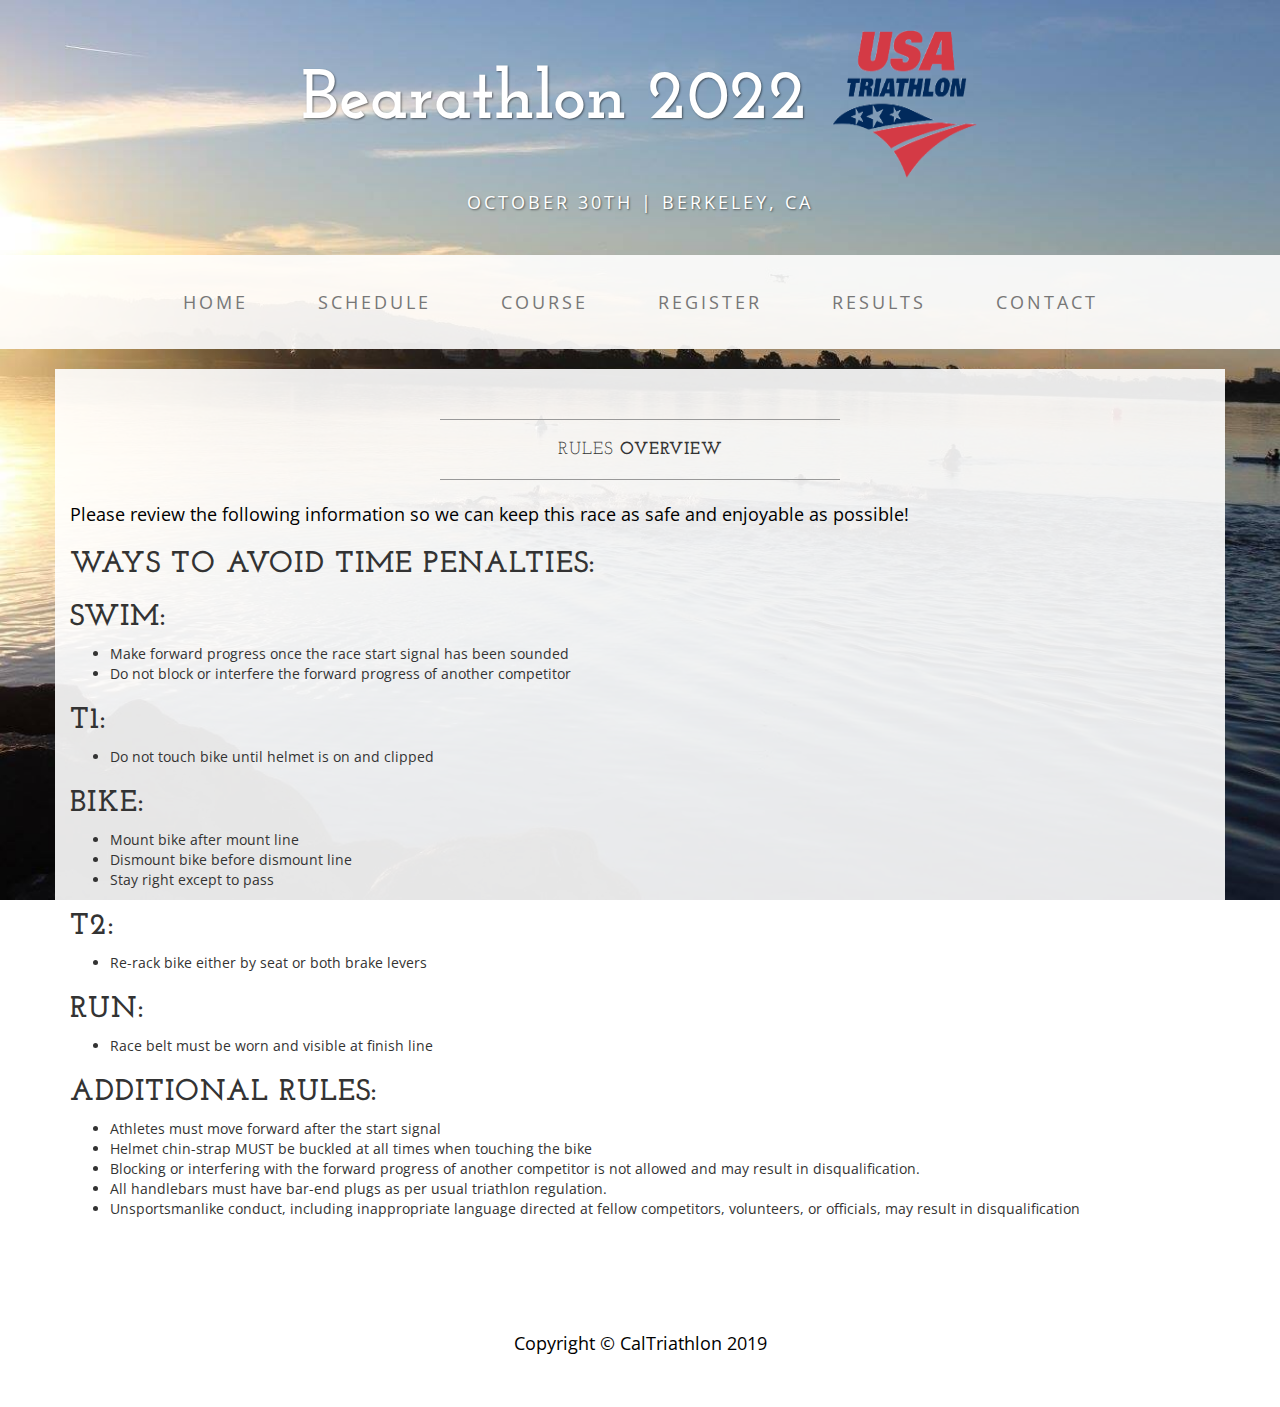
<file: rules.html>
<!DOCTYPE html>
<html lang="en">

<head>

    <meta charset="utf-8">
    <meta http-equiv="X-UA-Compatible" content="IE=edge">
    <meta name="viewport" content="width=device-width, initial-scale=1">
    <meta name="description" content="">
    <meta name="author" content="">
    <meta property="og:image" content="img/favicon.png">


    <title>Bearathlon 2022 - Rules</title>

    <!-- Bootstrap Core CSS -->
    <link href="css/bootstrap.min.css" rel="stylesheet">

    <!-- Custom CSS -->
    <link href="css/business-casual.css" rel="stylesheet">

    <!-- Fonts -->
    <link href="https://fonts.googleapis.com/css?family=Open+Sans:300italic,400italic,600italic,700italic,800italic,400,300,600,700,800" rel="stylesheet" type="text/css">
    <link href="https://fonts.googleapis.com/css?family=Josefin+Slab:100,300,400,600,700,100italic,300italic,400italic,600italic,700italic" rel="stylesheet" type="text/css">

    <!-- HTML5 Shim and Respond.js IE8 support of HTML5 elements and media queries -->
    <!-- WARNING: Respond.js doesn't work if you view the page via file:// -->
    <!--[if lt IE 9]>
    <script src="https://oss.maxcdn.com/libs/html5shiv/3.7.0/html5shiv.js"></script>
    <script src="https://oss.maxcdn.com/libs/respond.js/1.4.2/respond.min.js"></script>
    <![endif]-->

</head>

<body>

<div class="brand">Bearathlon 2022
	<a href="https://www.teamusa.org/USA-Triathlon/Events/Sanctioned/2019/September/30/Bearathlon-249326101140">
		<img src="img/usat.png" width="150" height="150" alt="">
	</a>
</div>
<div class="address-bar">October 30th | Berkeley, CA</div>

<!-- Navigation -->
<nav class="navbar navbar-default" role="navigation">
    <div class="container">
        <!-- Brand and toggle get grouped for better mobile display -->
        <div class="navbar-header">
            <button type="button" class="navbar-toggle" data-toggle="collapse" data-target="#bs-example-navbar-collapse-1">
                <span class="sr-only">Toggle navigation</span>
                <span class="icon-bar"></span>
                <span class="icon-bar"></span>
                <span class="icon-bar"></span>
            </button>
            <!-- navbar-brand is hidden on larger screens, but visible when the menu is collapsed -->
            <a class="navbar-brand" href="index.html">Business Casual</a>
        </div>
        <!-- Collect the nav links, forms, and other content for toggling -->
        <div class="collapse navbar-collapse" id="bs-example-navbar-collapse-1">
            <ul class="nav navbar-nav">
                <li>
                    <a href="index.html">Home</a>
                </li>
								<li>
										<a href="schedule.html">Schedule</a>
								</li>
                <li>
                    <a href="course.html">Course</a>
                </li>
                <li>
                    <a href="register.html">Register</a>
                </li>
                <li>
                    <a href="results.html">Results</a>
                </li>
                <li>
                    <a href="contact.html">Contact</a>
                </li>
            </ul>
        </div>
        <!-- /.navbar-collapse -->
    </div>
    <!-- /.container -->
</nav>

<div class="container">

    <div class="row">
        <div class="box">
            <div class="col-lg-12">
                <hr>
                <h2 class="intro-text text-center">Rules
                    <strong>Overview</strong>
                </h2>
                <hr>
            </div>
            <p class="rules-general">
                Please review the following information so we can keep this race as safe and enjoyable as possible!
            </p>
            <h2>Ways to avoid time penalties: </h2>
            <h2 style="text-align: left;">Swim:</h2>
            <ul>
                <li>Make forward progress once the race start signal has been sounded</li>
                <li>Do not block or interfere the forward progress of another competitor </li>
            </ul>
            <h2 style="text-align: left;">T1:</h2>
            <ul>
                <li>Do not touch bike until helmet is on and clipped</li>
            </ul>
            <h2 style="text-align: left;">Bike:</h2>
            <ul>
                <li>Mount bike after mount line</li>
                <li>Dismount bike before dismount line </li>
								<li>Stay right except to pass</li>
            </ul>
            <h2 style="text-align: left;">T2:</h2>
            <ul>
                <li>Re-rack bike either by seat or both brake levers</li>
            </ul>
            <h2 style="text-align: left;">Run:</h2>
            <ul>
                <li>Race belt must be worn and visible at finish line</li>
            </ul>
            <h2 style="text-align: left;">Additional Rules:</h2>
            <ul>
								<li>Athletes must move forward after the start signal</li>
								<li>Helmet chin-strap MUST be buckled at all times when touching the bike</li>
								<li>Blocking or interfering with the forward progress of another competitor is not allowed and may result in disqualification.</li>
                <li>All handlebars must have bar-end plugs as per usual triathlon regulation.</li>
								<li>Unsportsmanlike conduct, including inappropriate language directed at fellow competitors, volunteers, or officials, may result in disqualification</li>
                <!-- <li>USAT will be checking all bicycles and equipment before allowing participants to enter transition in the morning. </li> -->
            </ul>
        </div>
    </div>
</div>
<!-- /.container -->

<footer>
    <div class="container">
        <div class="row">
            <div class="col-lg-12 text-center">
                <p>Copyright &copy; CalTriathlon 2019</p>
            </div>
        </div>
    </div>
</footer>

<!-- jQuery -->
<script src="js/jquery.js"></script>

<!-- Bootstrap Core JavaScript -->
<script src="js/bootstrap.min.js"></script>

</body>

</html>
</file>
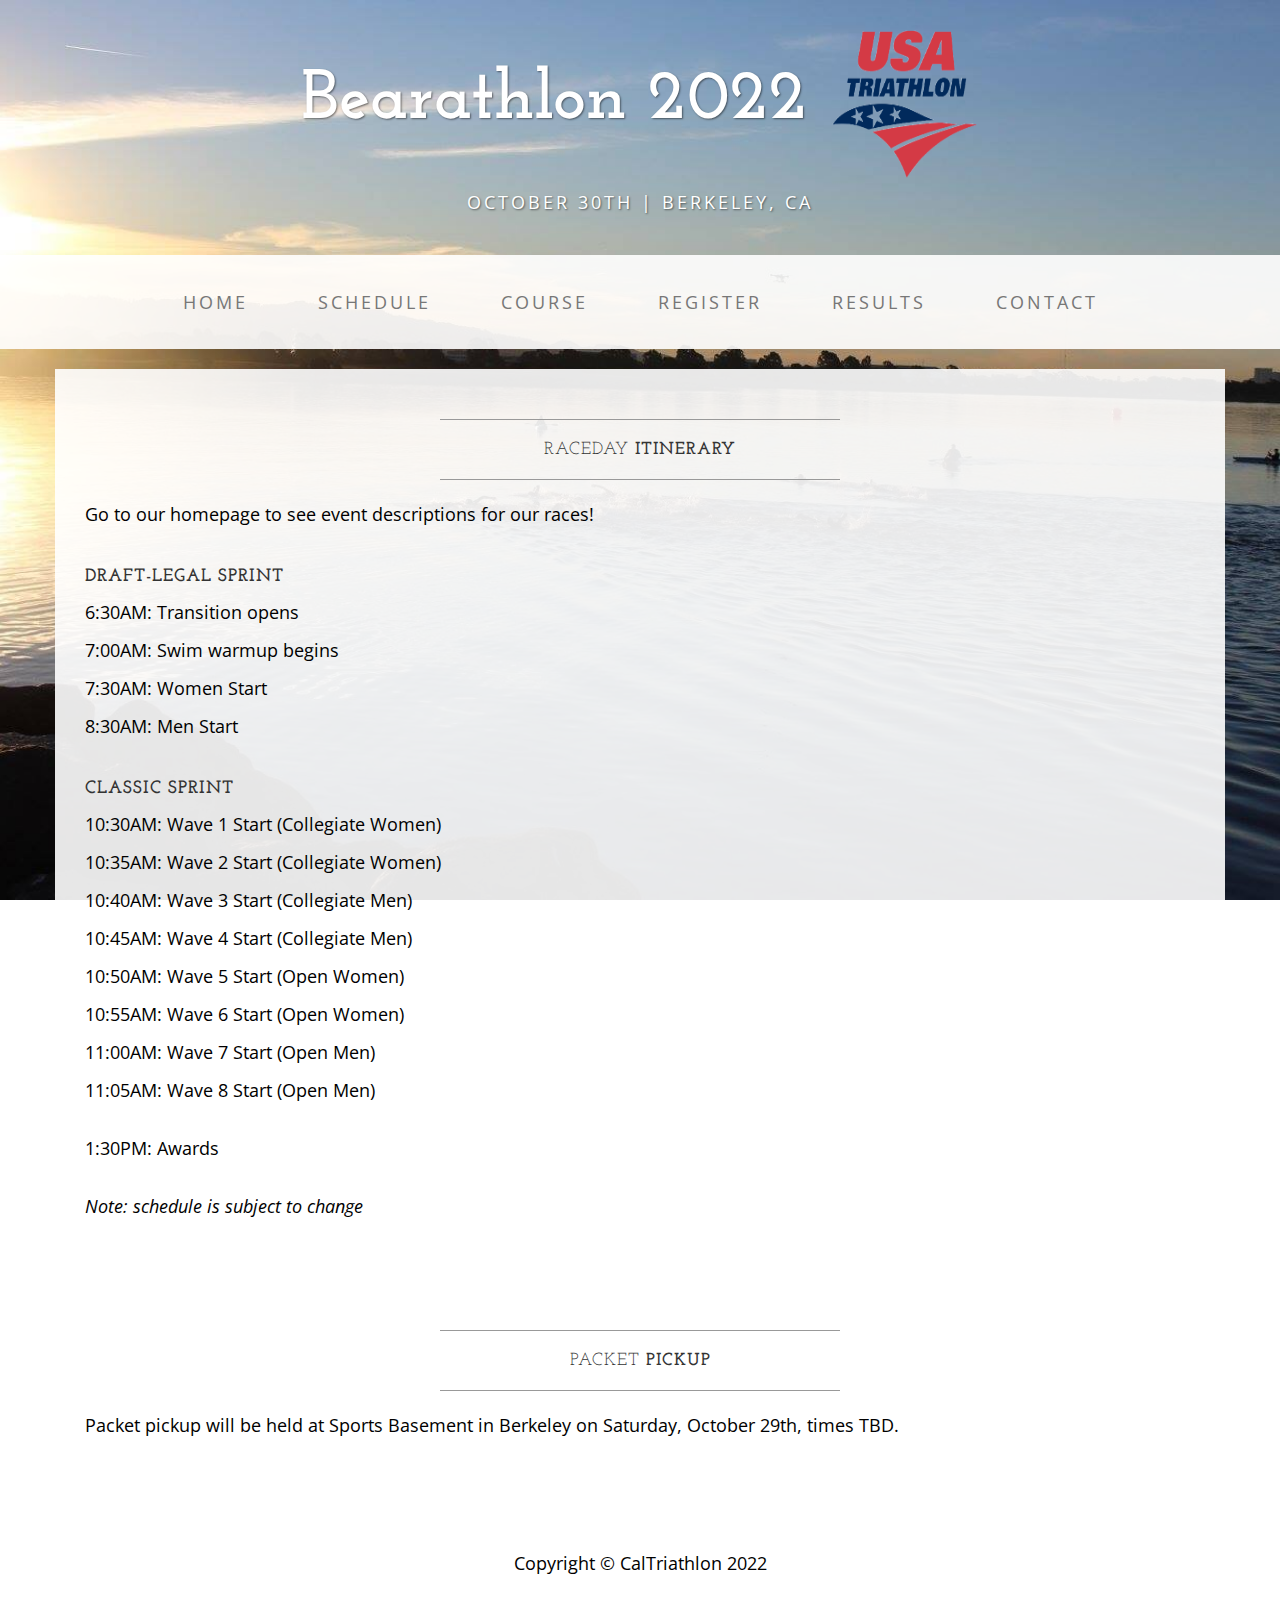
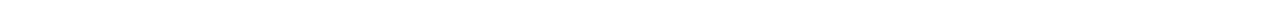
<file: schedule.html>
<!DOCTYPE html>
<html lang="en">

<head>

    <meta charset="utf-8">
    <meta http-equiv="X-UA-Compatible" content="IE=edge">
    <meta name="viewport" content="width=device-width, initial-scale=1">
    <meta name="description" content="">
    <meta name="author" content="">
    <meta property="og:image" content="img/favicon.png">


    <title>Bearathlon 2022 - Schedule</title>

    <!-- Bootstrap Core CSS -->
    <link href="css/bootstrap.min.css" rel="stylesheet">

    <!-- Custom CSS -->
    <link href="css/business-casual.css" rel="stylesheet">

    <!-- Fonts -->
    <link href="https://fonts.googleapis.com/css?family=Open+Sans:300italic,400italic,600italic,700italic,800italic,400,300,600,700,800" rel="stylesheet" type="text/css">
    <link href="https://fonts.googleapis.com/css?family=Josefin+Slab:100,300,400,600,700,100italic,300italic,400italic,600italic,700italic" rel="stylesheet" type="text/css">

    <!-- HTML5 Shim and Respond.js IE8 support of HTML5 elements and media queries -->
    <!-- WARNING: Respond.js doesn't work if you view the page via file:// -->
    <!--[if lt IE 9]>
    <script src="https://oss.maxcdn.com/libs/html5shiv/3.7.0/html5shiv.js"></script>
    <script src="https://oss.maxcdn.com/libs/respond.js/1.4.2/respond.min.js"></script>
    <![endif]-->

</head>

<body>

<div class="brand">Bearathlon 2022
	<img src="img/usat.png" width="150" height="150" alt="">
</div>
<div class="address-bar">October 30th | Berkeley, CA</div>

<!-- Navigation -->
<nav class="navbar navbar-default" role="navigation">
    <div class="container">
        <!-- Brand and toggle get grouped for better mobile display -->
        <div class="navbar-header">
            <button type="button" class="navbar-toggle" data-toggle="collapse" data-target="#bs-example-navbar-collapse-1">
                <span class="sr-only">Toggle navigation</span>
                <span class="icon-bar"></span>
                <span class="icon-bar"></span>
                <span class="icon-bar"></span>
            </button>
            <!-- navbar-brand is hidden on larger screens, but visible when the menu is collapsed -->
            <a class="navbar-brand" href="index.html">Business Casual</a>
        </div>
        <!-- Collect the nav links, forms, and other content for toggling -->
        <div class="collapse navbar-collapse" id="bs-example-navbar-collapse-1">
            <ul class="nav navbar-nav">
                <li>
                    <a href="index.html">Home</a>
                </li>
								<li>
										<a href="schedule.html">Schedule</a>
								</li>
								<li>
                    <a href="course.html">Course</a>
                </li>
                <li>
                    <a href="register.html">Register</a>
                </li>
                <li>
                    <a href="results.html">Results</a>
                </li>
                <li>
                    <a href="contact.html">Contact</a>
                </li>
            </ul>
        </div>
        <!-- /.navbar-collapse -->
    </div>
    <!-- /.container -->
</nav>

<div class="container">

    <!-- <div class="row">
        <div class="box">
            <div class="col-lg-12">
                <hr>
                <h2 class="intro-text text-center">Be a Bearathlon
                    <strong>Volunteer</strong>
                </h2>
                <hr>
            </div>
            <div class="col-md-12 text-center">
                <h1> Volunteer</h1>
                <iframe src="https://docs.google.com/forms/d/e/1FAIpQLSfPMbZzzee5iiai7nEDx5bZ-6tvM2YJ4UMcX6gyFX0lFDaaVg/viewform?embedded=truec=0&w=1" width="760" height="500" frameborder="0" marginheight="0" marginwidth="0">Loading...</iframe>
                <br>
            </div>
            <div class="clearfix"></div>
        </div>
    </div> -->

    <!--<div class="row">-->
        <!--<div class="box">-->
            <!--<div class="col-lg-12">-->
                <!--<hr>-->
                <!--<h2 class="intro-text text-center">Contact Race Directors-->
                    <!--<strong>Holly Barnhart and Korbi Thalhammer</strong>-->
                <!--</h2>-->
                <!--<hr>-->
            <!--</div>-->
            <!--<div class="col-md-4">-->
                <!--<p>Email:-->
                    <!--<strong><a href="mailto:bearathlon@caltriathlon.com">bearathlon@caltriathlon.com</a></strong>-->
                <!--</p>-->
                <!--<p>Address:-->
                    <!--<strong>2632 Warring Street-->
                        <!--<br>Berkeley, CA 94704</strong>-->
                <!--</p>-->
            <!--</div>-->
            <!--<div class="col-md-8">-->
                <!--&lt;!&ndash; Embedded Google Map using an iframe - to select your location find it on Google maps and paste the link as the iframe src. If you want to use the Google Maps API instead then have at it! &ndash;&gt;-->
                <!--&lt;!&ndash;<iframe width="100%" height="400" frameborder="0" scrolling="no" marginheight="0" marginwidth="0" src="http://maps.google.com/maps?hl=en&amp;ie=UTF8&amp;ll=37.0625,-95.677068&amp;spn=56.506174,79.013672&amp;t=m&amp;z=4&amp;output=embed"></iframe>&ndash;&gt;-->
                <!--<h1> Volunteer</h1>-->
                <!--<iframe src="https://docs.google.com/forms/d/1J4ys7n9kvabqtFiE0KZzO9b2562i1Zzq256WrAKhLyY/viewform?embedded=true" width="760" height="500" frameborder="0" marginheight="0" marginwidth="0">Loading...</iframe>-->
                <!--<br>-->
            <!--</div>-->

            <!--<div class="clearfix"></div>-->
        <!--</div>-->
    <!--</div>-->

		<div class="row">
				<div class="box">
						<div class="col-lg-12">
								<hr>
								<h2 class="intro-text text-center">Raceday
										<strong>Itinerary</strong>
								</h2>
								<hr>
                <p>Go to our homepage to see event descriptions for our races!</p>
                <br>
                <h4>Draft-Legal Sprint</h4>
								<p>6:30AM: Transition opens</p>
								<p>7:00AM: Swim warmup begins</p>
								<p>7:30AM: Women Start</p>
								<p>8:30AM: Men Start</p>
                <br>
                <h4>Classic Sprint</h4>
								<p>10:30AM: Wave 1 Start (Collegiate Women)</p>
								<p>10:35AM: Wave 2 Start (Collegiate Women)</p>
								<p>10:40AM: Wave 3 Start (Collegiate Men)</p>
								<p>10:45AM: Wave 4 Start (Collegiate Men)</p>
								<p>10:50AM: Wave 5 Start (Open Women)</p>
                						<p>10:55AM: Wave 6 Start (Open Women)</p>
                						<p>11:00AM: Wave 7 Start (Open Men)</p>
               							<p>11:05AM: Wave 8 Start (Open Men)</p>
								<br>
                <p>1:30PM: Awards</p>
                <br>
                <p><i>Note: schedule is subject to change</i></p>
						</div>
				</div>
		</div>

		<div class="row">
				<div class="box">
						<div class="col-lg-12">
								<hr>
								<h2 class="intro-text text-center">Packet
										<strong>Pickup</strong>
								</h2>
                <hr>
								<p>
                  Packet pickup will be held at Sports Basement in Berkeley on Saturday, October 29th, times TBD.
                </p>
						</div>
				</div>
		</div>
</div>
<!-- /.container -->

<footer>
    <div class="container">
        <div class="row">
            <div class="col-lg-12 text-center">
                <p>Copyright &copy; CalTriathlon 2022</p>
            </div>
        </div>
    </div>
</footer>

<!-- jQuery -->
<script src="js/jquery.js"></script>

<!-- Bootstrap Core JavaScript -->
<script src="js/bootstrap.min.js"></script>

</body>

</html>
</file>
<file: css/business-casual.css>
/*!
 * Start Bootstrap - Business Casual (http://startbootstrap.com/)
 * Copyright 2013-2016 Start Bootstrap
 * Licensed under MIT (https://github.com/BlackrockDigital/startbootstrap/blob/gh-pages/LICENSE)
 */

body {
    font-family: "Open Sans","Helvetica Neue",Helvetica,Arial,sans-serif;
    background: url('../img/bg.jpg') no-repeat center center fixed;
    -webkit-background-size: cover;
    -moz-background-size: cover;
    background-size: cover;
    -o-background-size: cover;
}

h1,
h2,
h3,
h4,
h5,
h6 {
    text-transform: uppercase;
    font-family: "Josefin Slab","Helvetica Neue",Helvetica,Arial,sans-serif;
    font-weight: 700;
    letter-spacing: 1px;
}

p {
    font-size: 1.25em;
    line-height: 1.6;
    color: #000;
}

hr {
    max-width: 400px;
    border-color: #999999;
}

.brand,
.address-bar {
    display: none;
}

th, td {
    padding: 15px;
}

.sponsors-table{
    padding: 15px;
}

.navbar-brand {
    text-transform: uppercase;
    font-weight: 900;
    letter-spacing: 2px;
}

.navbar-nav {
    text-transform: uppercase;
    font-weight: 400;
    letter-spacing: 3px;
}

.img-full {
    min-width: 100%;
}

.brand-before,
.brand-name {
    text-transform: capitalize;
}

.brand-before {
    margin: 15px 0;
}

.brand-name {
    margin: 0;
    font-size: 4em;
}

.tagline-divider {
    margin: 15px auto 3px;
    max-width: 250px;
    border-color: #999999;
}

.box {
    margin-bottom: 20px;
    padding: 30px 15px;
    background: #fff;
    background: rgba(255,255,255,0.9);
}

.intro-text {
    text-transform: uppercase;
    font-size: 1.25em;
    font-weight: 400;
    letter-spacing: 1px;
}

.img-border {
    float: none;
    margin: 0 auto 0;
    border: #999999 solid 1px;
}

.img-left {
    float: none;
    margin: 0 auto 0;
}

footer {
    background: #fff;
    background: rgba(255,255,255,0.9);
}

footer p {
    margin: 0;
    padding: 50px 0;
}

@media screen and (min-width:768px) {
    .brand {
        display: inherit;
        margin: 0;
        padding: 30px 0 10px;
        text-align: center;
        text-shadow: 1px 1px 2px rgba(0,0,0,0.5);
        font-family: "Josefin Slab","Helvetica Neue",Helvetica,Arial,sans-serif;
        font-size: 5em;
        font-weight: 700;
        line-height: normal;
        color: #fff;
    }

    .top-divider {
        margin-top: 0;
    }

    .img-left {
        float: left;
        margin-right: 25px;
    }

    .address-bar {
        display: inherit;
        margin: 0;
        padding: 0 0 40px;
        text-align: center;
        text-shadow: 1px 1px 2px rgba(0,0,0,0.5);
        text-transform: uppercase;
        font-size: 1.25em;
        font-weight: 400;
        letter-spacing: 3px;
        color: #fff;
    }

    .navbar {
        border-radius: 0;
    }

    .navbar-header {
        display: none;
    }

    .navbar {
        min-height: 0;
    }

    .navbar-default {
        border: none;
        background: #fff;
        background: rgba(255,255,255,0.9);
    }

    .nav>li>a {
        padding: 35px;
    }

    .navbar-nav>li>a {
        line-height: normal;
    }

    .navbar-nav {
        display: table;
        float: none;
        margin: 0 auto;
        table-layout: fixed;
        font-size: 1.25em;
    }
}

@media screen and (min-width:1200px) {
    .box:after {
        content: '';
        display: table;
        clear: both;
    }
}
</file>
